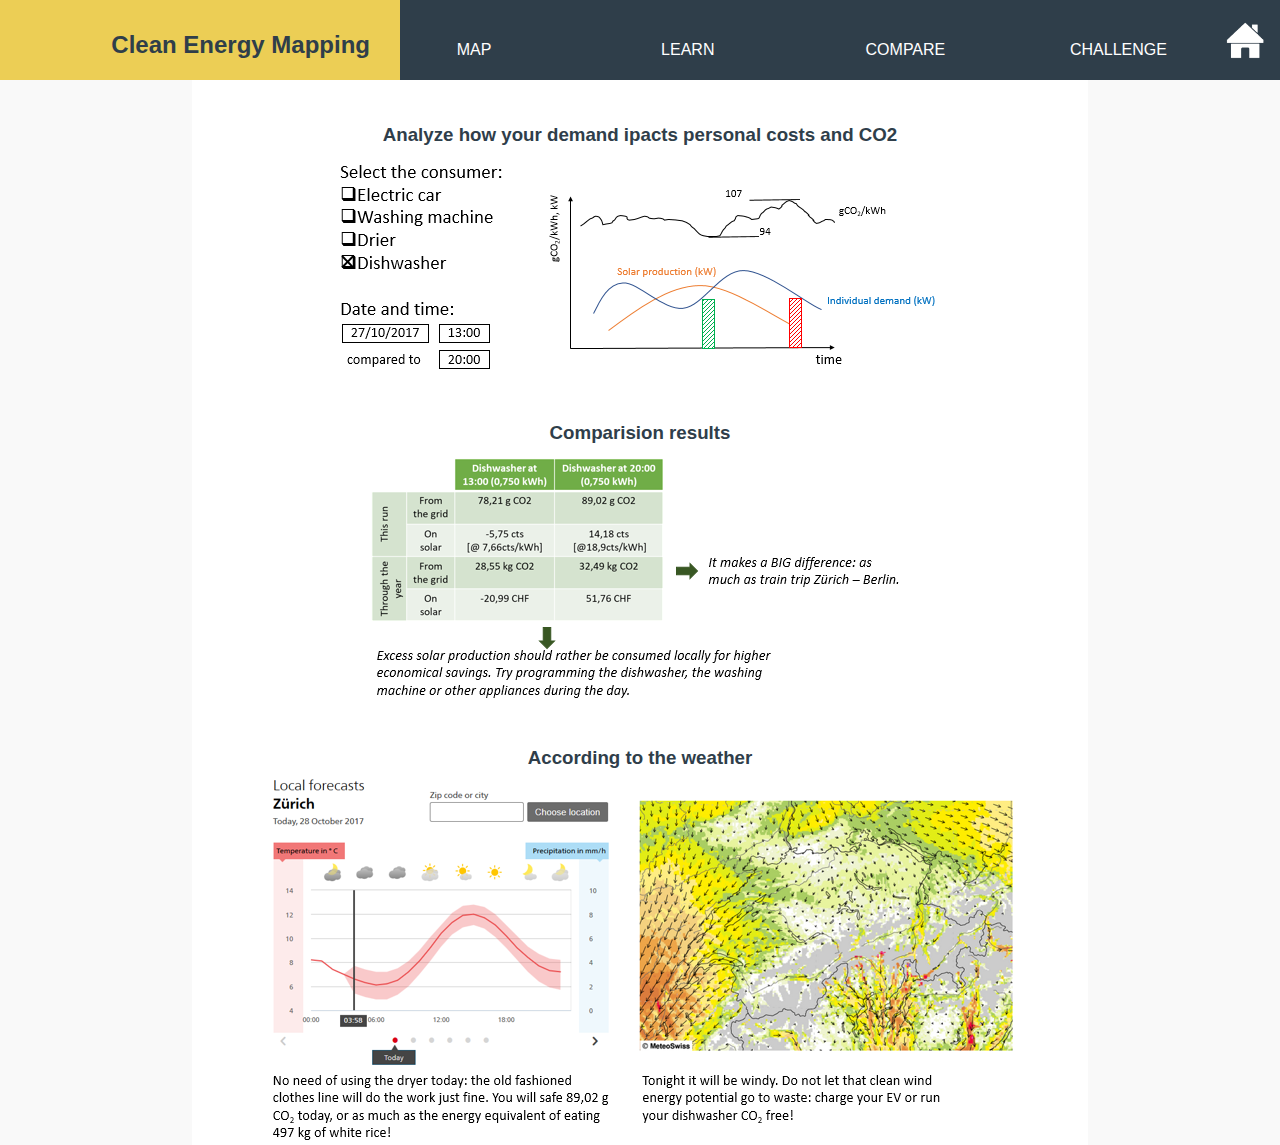
<file: profile.html>
<!DOCTYPE html PUBLIC "-//W3C//DTD XHTML 1.0 Strict//EN" "http://www.w3.org/TR/xhtml1/DTD/xhtml1-strict.dtd">
<html xmlns="http://www.w3.org/1999/xhtml">
  <head>
    <title>~ Energy Mapping ~</title>
    
    <link rel="stylesheet" type="text/css" href="style.css" media="screen" />
    <link rel="shortcut icon" href="favicon.png" type="image/png"/>
  </head>
  
  <body>
    <div id="header-bg">
      <div id="header">
	<br/>
	Clean Energy Mapping
      </div>
      <div id="menu-items">
	<label class="menu-item"><a href="index.html">MAP</a></label>
	<label class="menu-item"><a href="learn.html">LEARN</a></label>
	<label class="menu-item"><a href="compare.html">COMPARE</a></label>
	<label class="menu-item"><a href="challenge.html">CHALLENGE</a></label>
      </div>
    </div>
    <div id="profile">
      <a href="profile.html"><img src="profile.png"></img></a>
    </div>

    <div id="container">
      <br/>
      <br/>
      <br/>
      <br/>
      <h3> Analyze how your demand ipacts personal costs and CO2 </h3>
      <img src="first.png"></img>
      <br/>
      <h3> Comparision results</h3>
      <img src="second.png"></img>
      <br/>
      <h3> According to the weather </h3>
      <img src="third.png"></img>
      </div>

  </body>
</html>
</file>
<file: style.css>
html, body {
    height: 100%;
    margin: 0;
    padding: 0;
    background-color: #F9F9F9;
    font-family: Arial;
    color: #2f3e4a;
    font-weight: 100;
    line-height: 30px;
}

#header-bg {
    display: inline-block;
    height: 80px;
    width: 100%;
    position: absolute;
    top: 0px;
    background-color: #2f3e4a;
}

#header {
    height: 80px;
    width: 400px;
    background-color: #ecce55;
    padding-right: 30px;
    font-size: 1.5em;
    font-weight: bold;
    text-align: right;
    vertical-align: middle;
}

#menu-items {
    position: absolute;
    top: 35px;
    right: 10px;
}

.menu-item {
    display: inline-block;
    width: 200px;
    color: white;
}

#map {
    height: 90%;
    width: 100%;
    position: absolute;
    top: 80px;
    box-shadow: 5px 5px 5px #888888;
}

#close {
    font-size: 2em;
    position: absolute;
    right: 15px;
    top: 90px;
}

.bold {
    font-weight: bold;
}

.hidden {
    display: none;
}
    
.resized {
    width: 80%;
}

a {
    text-decoration: none;
    color: white;
}

#profile img {
    position: absolute;
    right: 15px;
    top: 20px;
    height: 40px;
    width: 40px;
}

#side-info {
    padding-left: 10px;
    position: absolute;
    width: 20%;
    right: 0px;
    top: 100px;
    display: table-cell;
    vertical-align: middle;
    text-align: center;
}

.text {
    padding: 20px;
    margin: 20px;
}

#historical {
    width: 230px;
    height: 120px;
}

#side-info p {
    text-align: center;
}

#plus {
    position: absolute;
    right: 265px;
    top: 90px;
}

#timer {
  position: absolute;
  right: 265px;
  top: 150px;
  height: 30px;
  width: 250px;
  background-color: #5596ec;
  font-size: 1.5em;
  font-weight: bold;
  text-align: center;
  vertical-align: middle;
}

#real-time {
    width: 200px;
    position: absolute;
    bottom: 0px;
    padding: 0px;
}

#real-time img {
    width: 200px;
}

#container {
    width: 70%;
    height: auto;
    background-color: #ffffff;
    display: block;
    margin: 0 auto;
    text-align: center;
}

#container img {
    display: block;
    margin: 0 auto;
}

#filters {
    position: absolute;
    left: 10px;
    top: 150px;
}

.smaller {
}

#footer {
    position: fixed;
    bottom: 0px;
}

@import url(https://fonts.googleapis.com/css?family=Roboto:400,300,600,400italic);
* {
  margin: 0;
  padding: 0;
  box-sizing: border-box;
  -webkit-box-sizing: border-box;
  -moz-box-sizing: border-box;
  -webkit-font-smoothing: antialiased;
  -moz-font-smoothing: antialiased;
  -o-font-smoothing: antialiased;
  font-smoothing: antialiased;
  text-rendering: optimizeLegibility;
}

.container {
  max-width: 400px;
  width: 100%;
  margin: 0 auto;
  position: relative;
}

#contact input[type="text"],
#contact input[type="email"],
#contact input[type="tel"],
#contact input[type="url"],
#contact textarea,
#contact button {
  font: 400 12px/16px "Roboto", Helvetica, Arial, sans-serif;
}

#contact {
  background: #F9F9F9;
  padding: 25px;
  margin: 150px 0;
  box-shadow: 0 0 20px 0 rgba(0, 0, 0, 0.2), 0 5px 5px 0 rgba(0, 0, 0, 0.24);
}

#contact h3 {
  display: block;
  font-size: 30px;
  font-weight: 300;
  margin-bottom: 10px;
}

#contact h4 {
  margin: 5px 0 15px;
  display: block;
  font-size: 13px;
  font-weight: 400;
}

fieldset {
  border: medium none !important;
  margin: 0 0 10px;
  min-width: 100%;
  padding: 0;
  width: 100%;
}

#contact input[type="text"],
#contact input[type="email"],
#contact input[type="tel"],
#contact input[type="url"],
#contact textarea {
  width: 100%;
  border: 1px solid #ccc;
  background: #FFF;
  margin: 0 0 5px;
  padding: 10px;
}

#contact input[type="text"]:hover,
#contact input[type="email"]:hover,
#contact input[type="tel"]:hover,
#contact input[type="url"]:hover,
#contact textarea:hover {
  -webkit-transition: border-color 0.3s ease-in-out;
  -moz-transition: border-color 0.3s ease-in-out;
  transition: border-color 0.3s ease-in-out;
  border: 1px solid #aaa;
}

#contact textarea {
  height: 100px;
  max-width: 100%;
  resize: none;
}

#contact button {
  cursor: pointer;
  width: 100%;
  border: none;
  background: #4CAF50;
  color: #FFF;
  margin: 0 0 5px;
  padding: 10px;
  font-size: 15px;
}

#contact button:hover {
  background: #43A047;
  -webkit-transition: background 0.3s ease-in-out;
  -moz-transition: background 0.3s ease-in-out;
  transition: background-color 0.3s ease-in-out;
}

#contact button:active {
  box-shadow: inset 0 1px 3px rgba(0, 0, 0, 0.5);
}

.copyright {
  text-align: center;
}

#contact input:focus,
#contact textarea:focus {
  outline: 0;
  border: 1px solid #aaa;
}

::-webkit-input-placeholder {
  color: #888;
}

:-moz-placeholder {
  color: #888;
}

::-moz-placeholder {
  color: #888;
}

:-ms-input-placeholder {
  color: #888;
}
</file>
